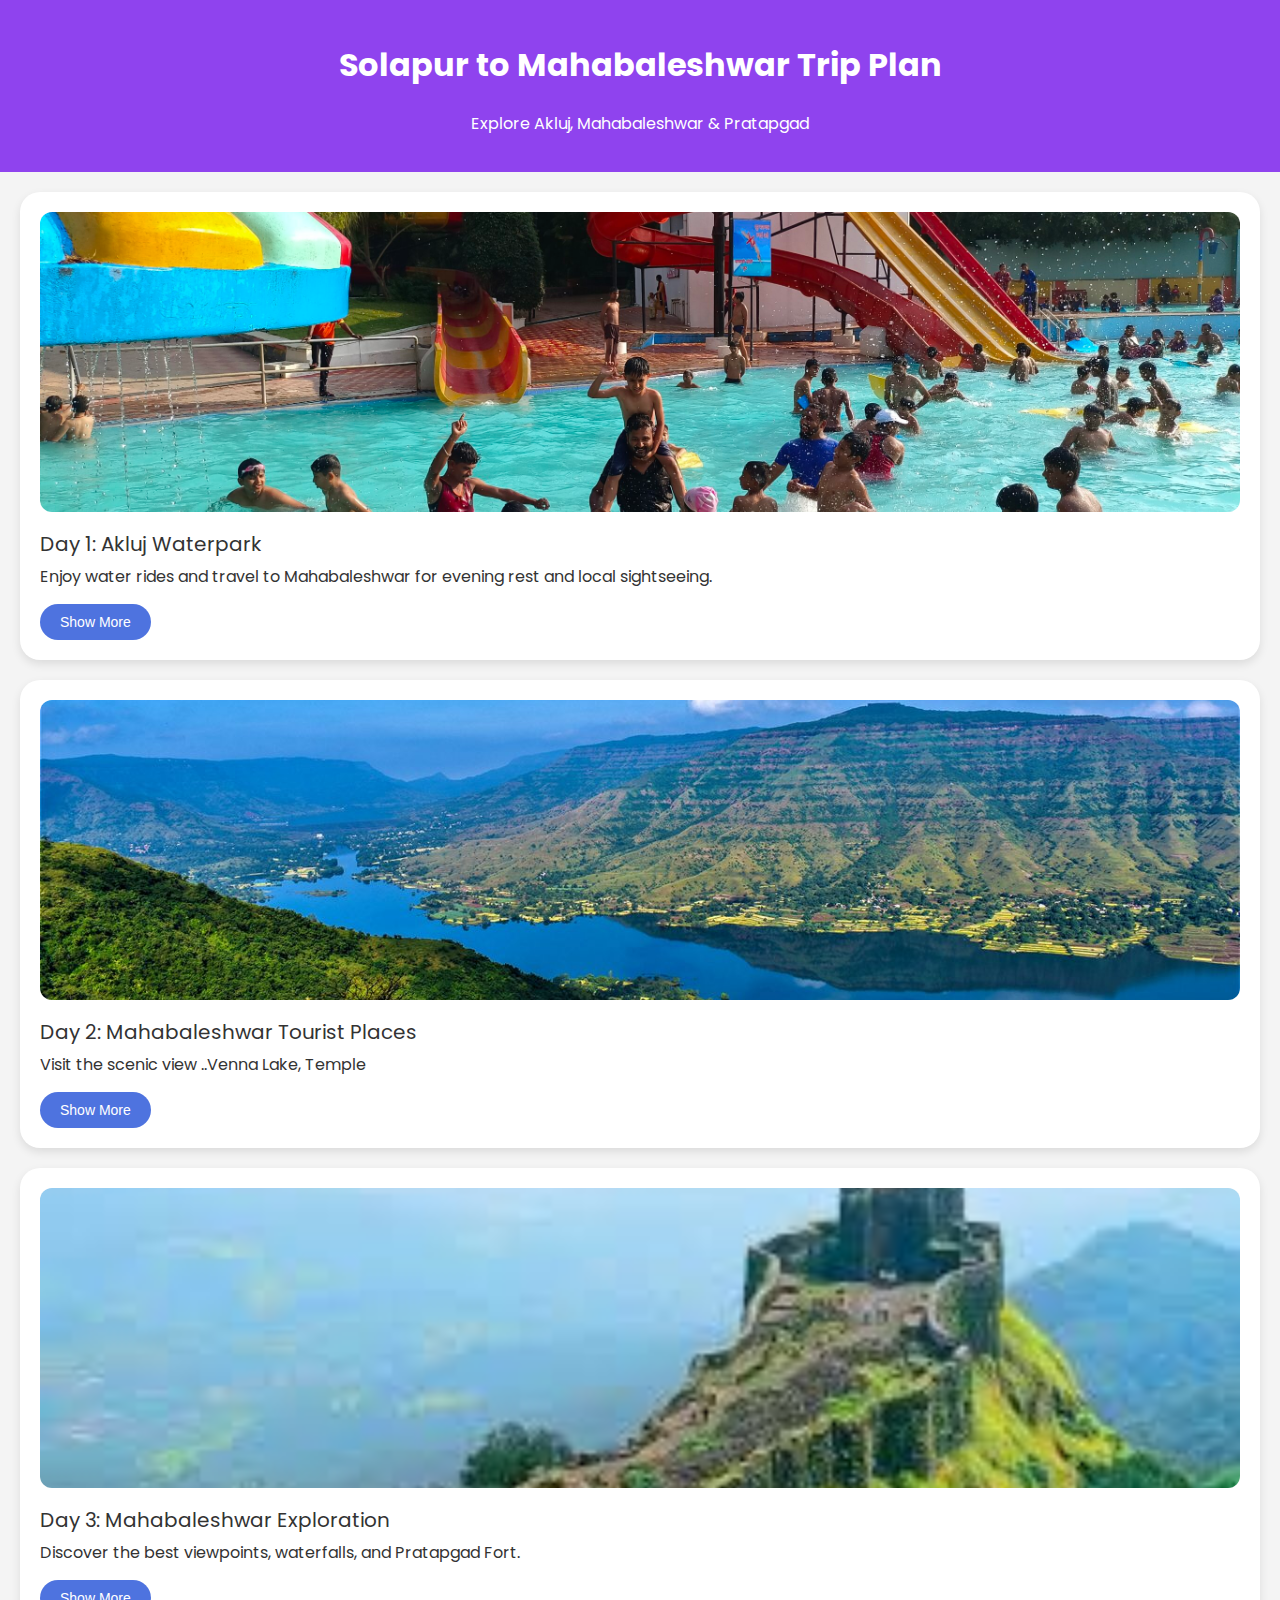
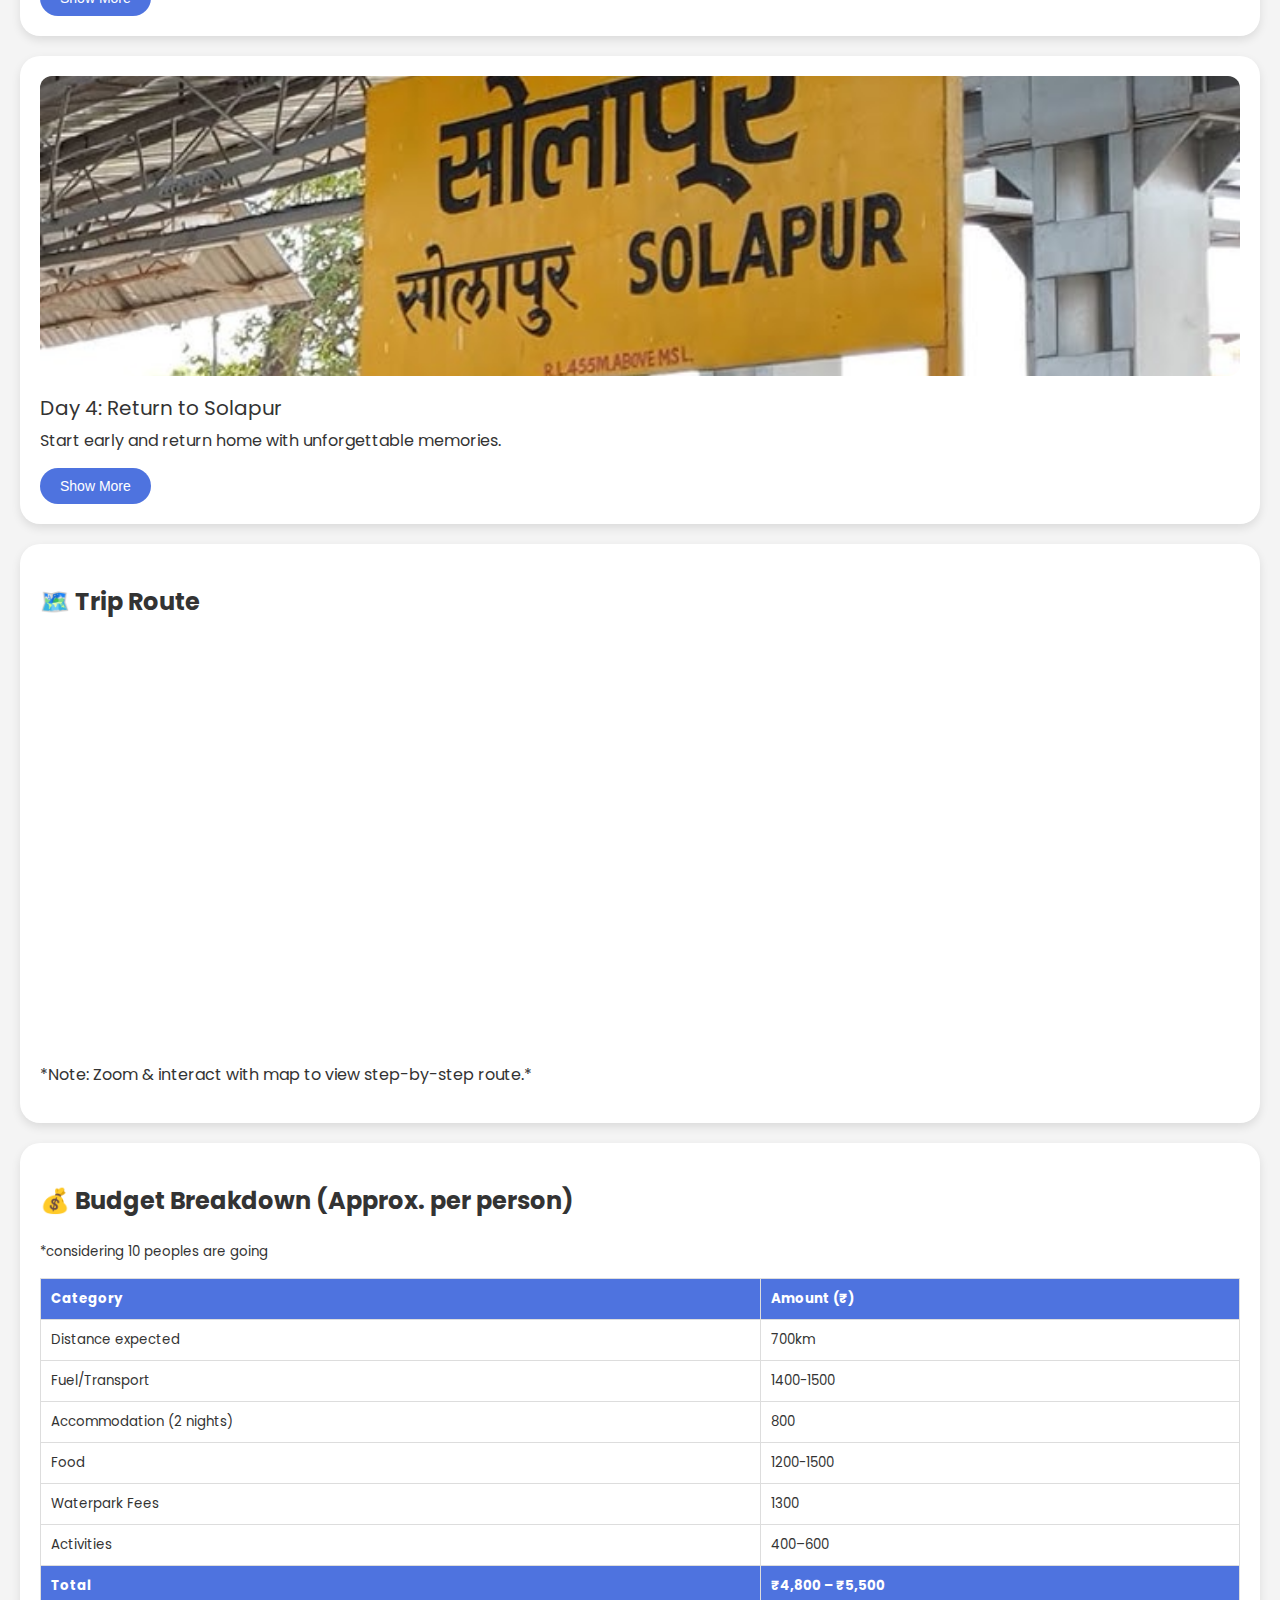
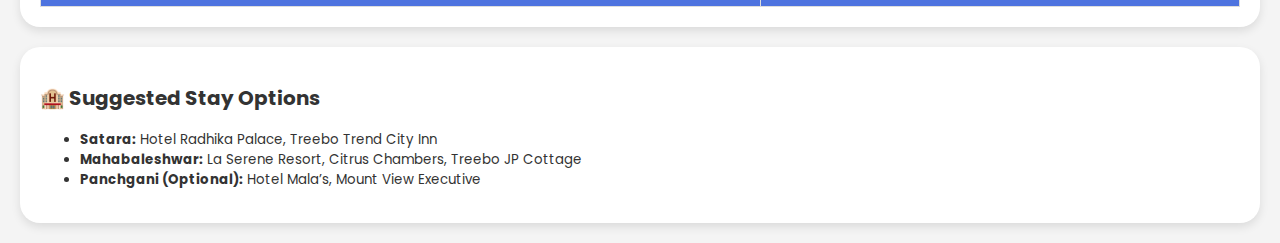
<file: p1.html>
<!DOCTYPE html>
<html lang="en">

<head>
    <meta charset="UTF-8" />
    <meta name="viewport" content="width=device-width, initial-scale=1.0" />
    <title>Solapur to Mahabaleshwar Trip</title>
    <link href="https://fonts.googleapis.com/css2?family=Poppins&display=swap" rel="stylesheet">
    <link rel="stylesheet" href="style.css">
</head>

<body>
    <header>
        <h1>Solapur to Mahabaleshwar Trip Plan</h1>
        <p>Explore Akluj, Mahabaleshwar & Pratapgad</p>
    </header>

    <div class="card" onclick="toggleDetails(this)">
        <img src="akluj.jpg" class="thumbnail" alt="Akluj Waterpark">
        <div class="plan-title">Day 1: Akluj Waterpark</div>
        <div class="description">Enjoy water rides and travel to Mahabaleshwar for evening rest and local sightseeing.
        </div>
        <button class="toggle-btn" onclick="toggleDetails(this)">Show More</button>
        <div class="details">
            <ul>
                <li>Solapur → Akluj (~130 km)</li>
                <li>Waterpark: 10 AM – 5 PM</li>
                <li>Drive to Mahabaleshwar: ~4-5 hrs</li>
                <li>Optional: Ajinkyatara Fort, Satara Lake</li>
            </ul>
        </div>
    </div>

    <div class="card" onclick="toggleDetails(this)">
        <img src="maha.jpg" class="thumbnail" alt="Kas Plateau">
        <div class="plan-title">Day 2: Mahabaleshwar Tourist Places</div>
        <div class="description">Visit the scenic view ..Venna Lake, Temple</div>
        <button class="toggle-btn" onclick="toggleDetails(this)">Show More</button>
        <div class="details">
            <ul>
                <li>Explore: Mapro Garden, Venna Lake, Sunset Point</li>
                <li>Mahabaleshwar Temple</li>
                <li>Mahabaleshwar Market</li>
                <li>Lingmala Waterfall</li>
            </ul>
        </div>
    </div>

    <div class="card" onclick="toggleDetails(this)">
        <img src="fort.jpg" class="thumbnail" alt="Mahabaleshwar Viewpoint">
        <div class="plan-title">Day 3: Mahabaleshwar Exploration</div>
        <div class="description">Discover the best viewpoints, waterfalls, and Pratapgad Fort.</div>
        <button class="toggle-btn" onclick="toggleDetails(this)">Show More</button>
        <div class="details">
            <ul>
                <li>Elephant’s Head Point</li>
                <li>Arthur’s Seat, Kate’s Point</li>
                <li>Lingmala Waterfall</li>
                <li>Pratapgad Fort</li>
                <li>Evening: Panchgani Table Land</li>
            </ul>
        </div>
    </div>

    <div class="card" onclick="toggleDetails(this)">
        <img src="solapur.jpg" class="thumbnail" alt="Return Journey">
        <div class="plan-title">Day 4: Return to Solapur</div>
        <div class="description">Start early and return home with unforgettable memories.</div>
        <button class="toggle-btn" onclick="toggleDetails(this)">Show More</button>
        <div class="details">
            <ul>
                <li>Mahabaleshwar → Solapur (~350 km)</li>
                <li>Estimated Time: 7–8 hrs</li>
                <li>Breaks for meals & rest recommended</li>
            </ul>
        </div>
    </div>

    <div class="map-section">
        <h2>🗺️ Trip Route</h2>
        <!-- <iframe src="https://www.google.com/maps/d/embed?mid=1Mzq1bL-ZpRWU5Jeu7Gq8AKw9EY3jrwk&ehbc=2E312F"></iframe> -->
        <!-- <iframe
            src="https://www.google.com/maps/embed?pb=!1m40!1m12!1m3!1d2749964.267164258!2d70.99899344175145!3d17.843909670936426!2m3!1f0!2f0!3f0!3m2!1i1024!2i768!4f13.1!4m25!3e0!4m5!1s0x3bc5d082b54ac5d5%3A0x3c719de6c83710d0!2sSolapur%2C%20Maharashtra!3m2!1d17.6599188!2d75.9063906!4m5!1s0x3bc40ade8eae85ff%3A0xa41023fd31271cbc!2sAkluj%20Water%20Supply%20Lake%2C%20Maharashtra!3m2!1d17.8210482!2d75.0096354!4m5!1s0x3bc239be08d96bbd%3A0x5f4adf559fb4b19a!2sSatara%2C%20Maharashtra!3m2!1d17.6804639!2d74.018261!4m5!1s0x3bc2655313cba1bb%3A0xca8196c7aa20a0a8!2sMahabaleshwar%2C%20Maharashtra!3m2!1d17.9307285!2d73.6477342!5e0!3m2!1sen!2sin!4v1745124465984!5m2!1sen!2sin"
            width="600" height="450" style="border:0;" allowfullscreen="" loading="lazy"
            referrerpolicy="no-referrer-when-downgrade"></iframe> -->
        <iframe
            src="https://www.google.com/maps/embed?pb=!1m40!1m12!1m3!1d972569.321257843!2d74.08324619671292!3d17.787047931425366!2m3!1f0!2f0!3f0!3m2!1i1024!2i768!4f13.1!4m25!3e0!4m5!1s0x3bc5d082b54ac5d5%3A0x3c719de6c83710d0!2sSolapur%2C%20Maharashtra!3m2!1d17.6599188!2d75.9063906!4m5!1s0x3bc40ade8eae85ff%3A0xa41023fd31271cbc!2sAkluj%20Water%20Supply%20Lake%2C%20Maharashtra!3m2!1d17.8210482!2d75.0096354!4m5!1s0x3bc2655313cba1bb%3A0xca8196c7aa20a0a8!2sMahabaleshwar%2C%20Maharashtra!3m2!1d17.9307285!2d73.6477342!4m5!1s0x3bc2bb8fc57af9f1%3A0xcd7f0daa3666eb!2sPratapgad%20Fort%2C%20Mahabaleshwar%2C%20Maharashtra!3m2!1d17.9371187!2d73.57820079999999!5e0!3m2!1sen!2sin!4v1745149582963!5m2!1sen!2sin"
            width="600" height="450" style="border:0;" allowfullscreen="" loading="lazy"
            referrerpolicy="no-referrer-when-downgrade"></iframe>
        <p>*Note: Zoom & interact with map to view step-by-step route.*</p>
    </div>

    <div class="budget-section">
        <h2>💰 Budget Breakdown (Approx. per person)</h2>
        <small>*considering 10 peoples are going</p>
            <table>
                <tr>
                    <th>Category</th>
                    <th>Amount (₹)</th>
                </tr>
                <tr>
                    <td>Distance expected</td>
                    <td>700km</td>
                </tr>
                <tr>
                    <td>Fuel/Transport</td>
                    <td>1400-1500</td>
                </tr>
                <tr>
                    <td>Accommodation (2 nights)</td>
                    <td>800</td>
                </tr>
                <tr>
                    <td>Food</td>
                    <td>1200-1500</td>
                </tr>
                <tr>
                    <td>Waterpark Fees</td>
                    <td>1300</td>
                </tr>
                <tr>
                    <td>Activities</td>
                    <td>400–600</td>
                </tr>
                <tr>
                    <th>Total</th>
                    <th>₹4,800 – ₹5,500</th>
                </tr>
            </table>
    </div>

    <div class="stay-section">
        <h2>🏨 Suggested Stay Options</h2>
        <ul>
            <li><strong>Satara:</strong> Hotel Radhika Palace, Treebo Trend City Inn</li>
            <li><strong>Mahabaleshwar:</strong> La Serene Resort, Citrus Chambers, Treebo JP Cottage</li>
            <li><strong>Panchgani (Optional):</strong> Hotel Mala’s, Mount View Executive</li>
        </ul>
    </div>

    <script>
        function toggleDetails(card) {
            const detailBox = card.querySelector('.details');
            detailBox.style.display = detailBox.style.display === 'block' ? 'none' : 'block';
        }
    </script>
</body>

</html>
</file>
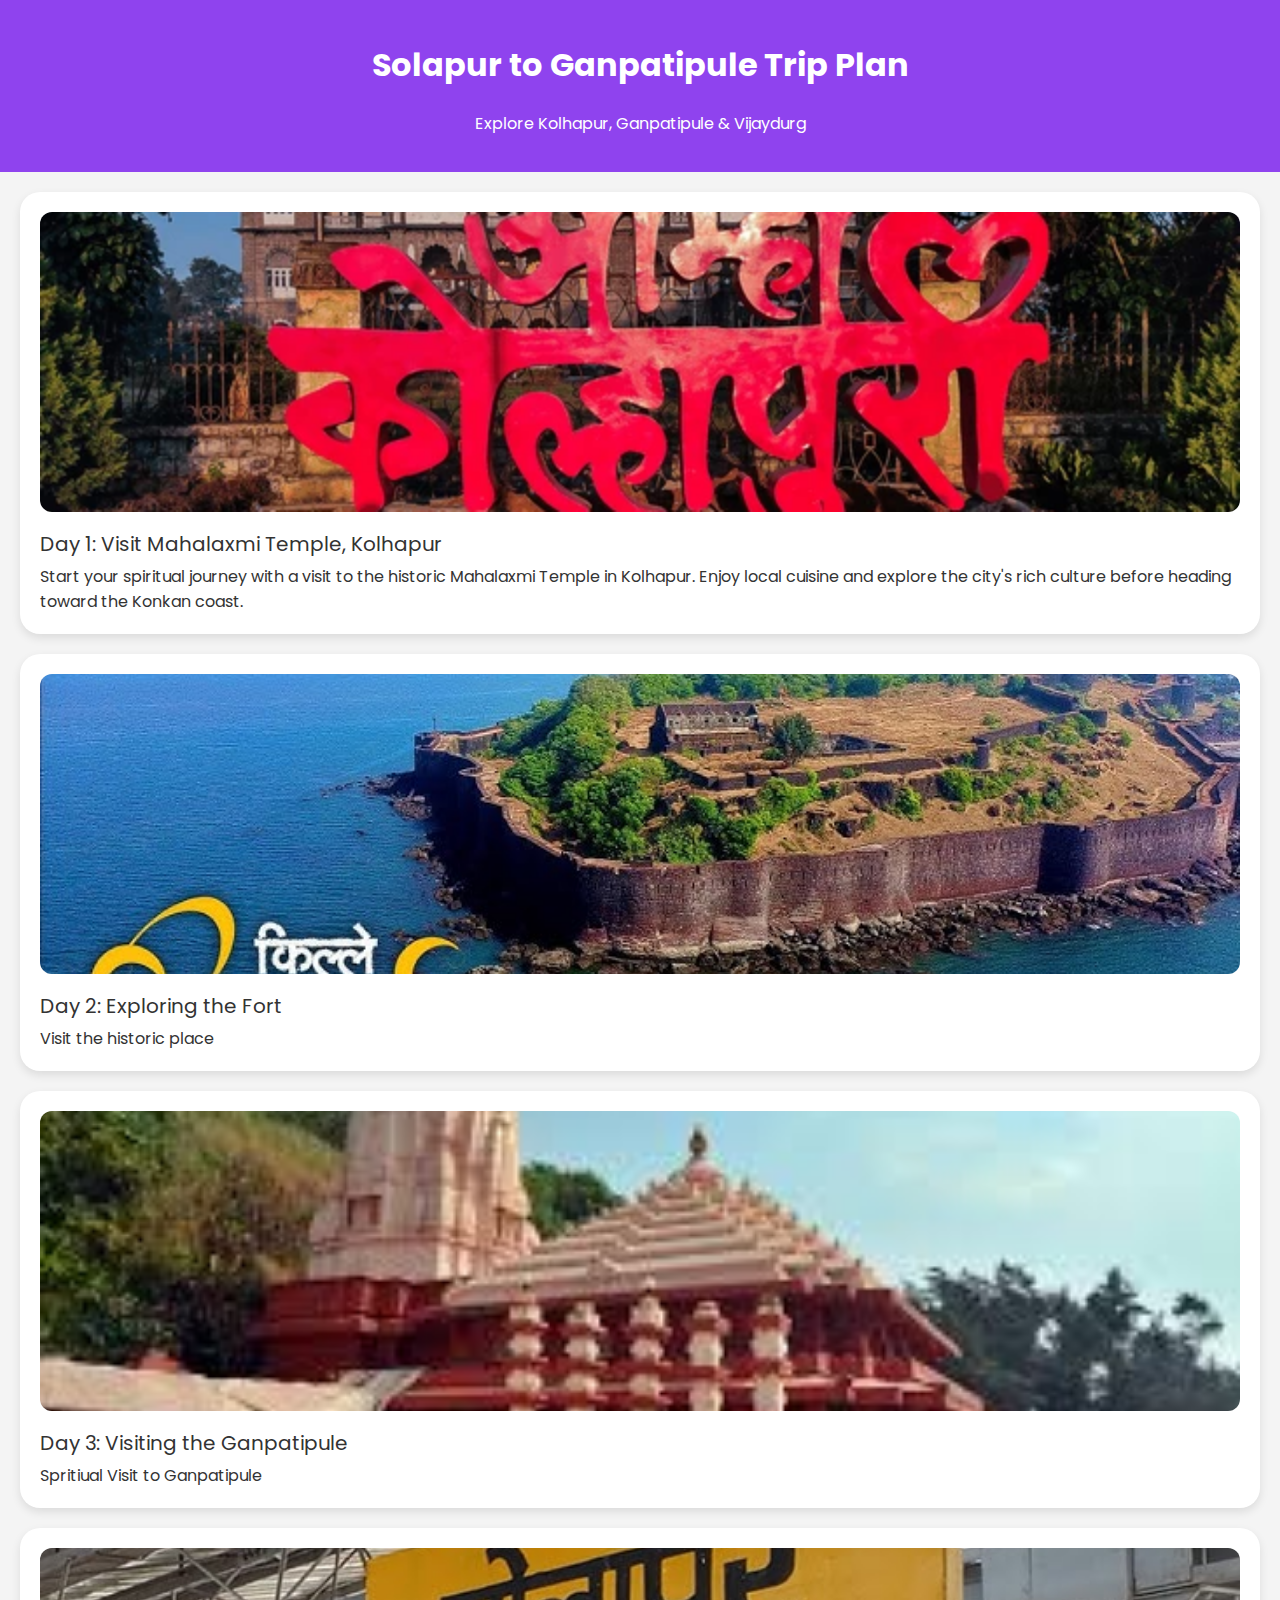
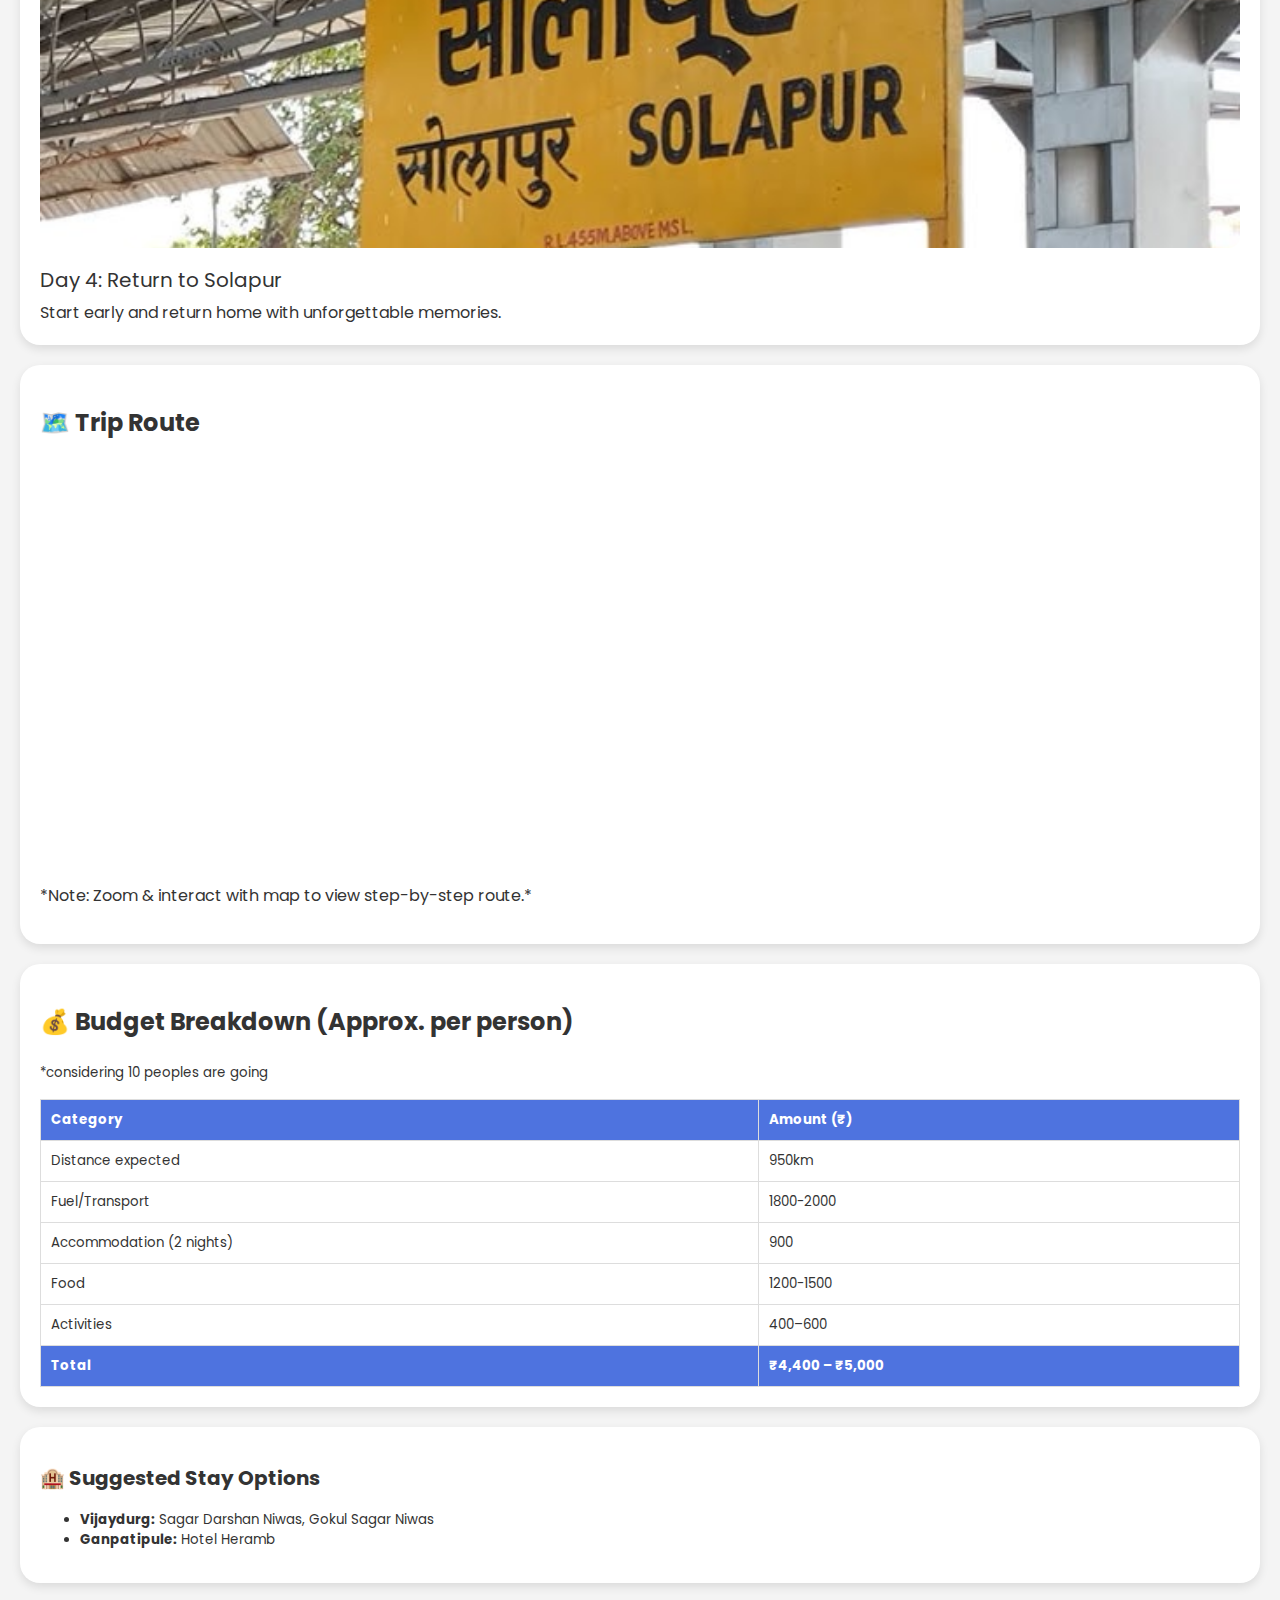
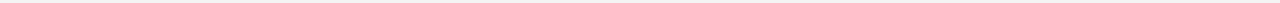
<file: p2.html>
<!DOCTYPE html>
<html lang="en">

<head>
    <meta charset="UTF-8" />
    <meta name="viewport" content="width=device-width, initial-scale=1.0" />
    <title>Solapur to Ganpatipule Trip</title>
    <link href="https://fonts.googleapis.com/css2?family=Poppins&display=swap" rel="stylesheet">
    <style>
        body {
            font-family: 'Poppins', sans-serif;
            margin: 0;
            background-color: #f4f4f4;
            color: #333;
        }

        header {
            background-color: #8F43EE;
            /*F273E6 F99417 FAFF00 7AD9F5 EA21A2*/
            color: white;
            padding: 20px;
            text-align: center;
        }

        .card {
            background: white;
            border-radius: 20px;
            box-shadow: 0 4px 10px rgba(0, 0, 0, 0.1);
            margin: 20px;
            padding: 20px;
            transition: transform 0.2s;
            cursor: pointer;
        }

        .card:hover {
            transform: scale(1.02);
        }

        .thumbnail {
            width: 100%;
            border-radius: 12px;
            height: 300px;
            object-fit: cover;
        }

        .details {
            display: none;
            margin-top: 15px;
        }

        .plan-title {
            font-size: 20px;
            margin-top: 10px;
        }

        .description {
            margin-top: 5px;
        }

        .map-section,
        .budget-section,
        .stay-section {
            background: white;
            margin: 20px;
            padding: 20px;
            border-radius: 20px;
            box-shadow: 0 4px 10px rgba(0, 0, 0, 0.1);
        }

        iframe {
            width: 100%;
            height: 400px;
            border: none;
            border-radius: 12px;
        }

        table {
            width: 100%;
            border-collapse: collapse;
            margin-top: 15px;
        }

        th,
        td {
            padding: 10px;
            border: 1px solid #ddd;
            text-align: left;
        }

        th {
            background-color: #4e73df;
            color: white;
        }

        @media (max-width: 768px) {
            .thumbnail {
                height: 185px;
            }

            iframe {
                height: 300px;
            }
        }
    </style>
</head>

<body>
    <header>
        <h1>Solapur to Ganpatipule Trip Plan</h1>
        <p>Explore Kolhapur, Ganpatipule & Vijaydurg</p>
    </header>

    <div class="card" onclick="toggleDetails(this)">
        <img src="kolha.webp" class="thumbnail" alt="Akluj Waterpark">
        <div class="plan-title">Day 1: Visit Mahalaxmi Temple, Kolhapur</div>
        <div class="description">Start your spiritual journey with a visit to the historic Mahalaxmi Temple in Kolhapur.
            Enjoy local cuisine and explore the city's rich culture before heading toward the Konkan coast.</div>
        <div class="details">
            <ul>
                <li>Solapur → Kolhapur (~230 km)</li>
                <li>Mahalaxmi Temple Visit: 8 AM – 10 AM</li>
                <li>Explore Kolhapur City: Rankala Lake, local shopping</li>
                <li>Try Kolhapuri cuisine for lunch</li>
                <li>Evening drive towards Vijaydurg or Malvan (~4 hrs)</li>
            </ul>
        </div>

    </div>

    <div class="card" onclick="toggleDetails(this)">
        <img src="vijay.jpg" class="thumbnail" alt="Kas Plateau">
        <div class="plan-title">Day 2: Exploring the Fort</div>
        <div class="description">Visit the historic place</div>
        <div class="details">
            <ul>
                <li>Explore: Vijaydurg Fort</li>
                <li>Beach Sport Activity</li>
            </ul>
        </div>
    </div>

    <div class="card" onclick="toggleDetails(this)">
        <img src="ganpatipule.jpg" class="thumbnail" alt="Mahabaleshwar Viewpoint">
        <div class="plan-title">Day 3: Visiting the Ganpatipule</div>
        <div class="description">Spritiual Visit to Ganpatipule</div>
        <div class="details">
            <ul>
                <li>Visit the Temple</li>
                <li>Have fun at beach side</li>
            </ul>
        </div>
    </div>

    <div class="card" onclick="toggleDetails(this)">
        <img src="solapur.jpg" class="thumbnail" alt="Return Journey">
        <div class="plan-title">Day 4: Return to Solapur</div>
        <div class="description">Start early and return home with unforgettable memories.</div>
        <!-- <button id="toggleDetails" class="toggle-btn">
            <span id="toggleIcon">▼</span> Show Travel Map & Plan
        </button> -->
        <div class="details">
            <ul>
                <li>Ganpatipule → Solapur </li>
                <li>Breaks for meals & rest recommended</li>
            </ul>
        </div>
    </div>

    <div class="map-section">
        <h2>🗺️ Trip Route</h2>
        <iframe src="https://www.google.com/maps/embed?pb=!1m40!1m12!1m3!1d1952815.4521994162!2d73.26840368202868!3d17.06811871461533!2m3!1f0!2f0!3f0!3m2!1i1024!2i768!4f13.1!4m25!3e0!4m5!1s0x3bc5d082b54ac5d5%3A0x3c719de6c83710d0!2sSolapur%2C%20Maharashtra!3m2!1d17.6599188!2d75.9063906!4m5!1s0x3bc1000cdec07a29%3A0xece8ea642952e42f!2sKolhapur%2C%20Maharashtra!3m2!1d16.7049873!2d74.2432527!4m5!1s0x3bea86e3356bd8c7%3A0x9438c2015cc70be1!2sVijaydurg%2C%20Maharashtra!3m2!1d16.5518794!2d73.3353863!4m5!1s0x3bea055561b27b67%3A0xc0450524831ec163!2sGanpatipule%2C%20Maharashtra!3m2!1d17.148866299999998!2d73.2726946!5e0!3m2!1sen!2sin!4v1745150930787!5m2!1sen!2sin" width="600" height="450" style="border:0;" allowfullscreen="" loading="lazy" referrerpolicy="no-referrer-when-downgrade"></iframe>
        <p>*Note: Zoom & interact with map to view step-by-step route.*</p>
    </div>

    <div class="budget-section">
        <h2>💰 Budget Breakdown (Approx. per person)</h2>
        <small>*considering 10 peoples are going</p>
            <table>
                <tr>
                    <th>Category</th>
                    <th>Amount (₹)</th>
                </tr>
                <tr>
                    <td>Distance expected</td>
                    <td>950km</td>
                </tr>
                <tr>
                    <td>Fuel/Transport</td>
                    <td>1800-2000</td>
                </tr>
                <tr>
                    <td>Accommodation (2 nights)</td>
                    <td>900</td>
                </tr>
                <tr>
                    <td>Food</td>
                    <td>1200-1500</td>
                </tr>
                <tr>
                    <td>Activities</td>
                    <td>400–600</td>
                </tr>
                <tr>
                    <th>Total</th>
                    <th>₹4,400 – ₹5,000</th>
                </tr>
            </table>
    </div>

    <div class="stay-section">
        <h2>🏨 Suggested Stay Options</h2>
        <ul>
            <li><strong>Vijaydurg:</strong>  Sagar Darshan Niwas, Gokul Sagar Niwas</li>
            <li><strong>Ganpatipule:</strong> Hotel Heramb</li>
        </ul>
    </div>

    <script>
        function toggleDetails(card) {
            const detailBox = card.querySelector('.details');
            detailBox.style.display = detailBox.style.display === 'block' ? 'none' : 'block';
        }
    </script>
</body>

</html>
</file>
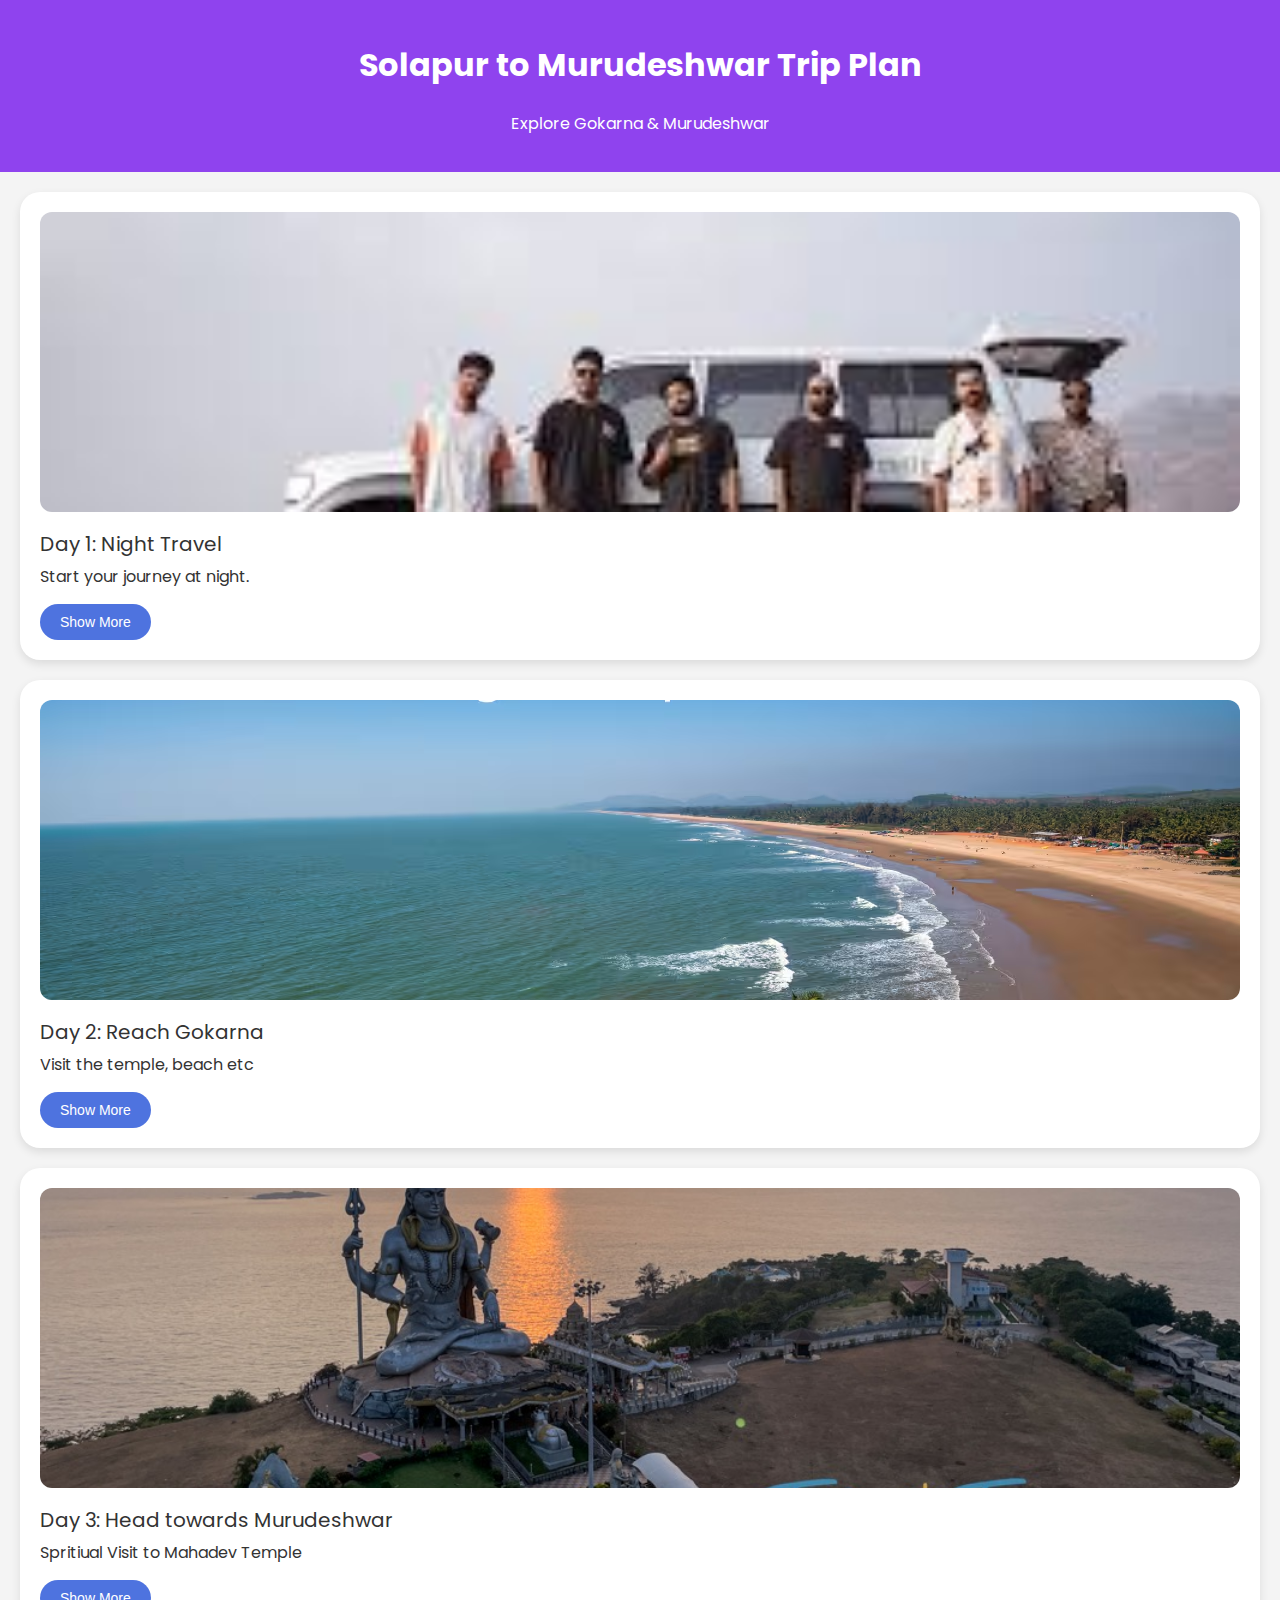
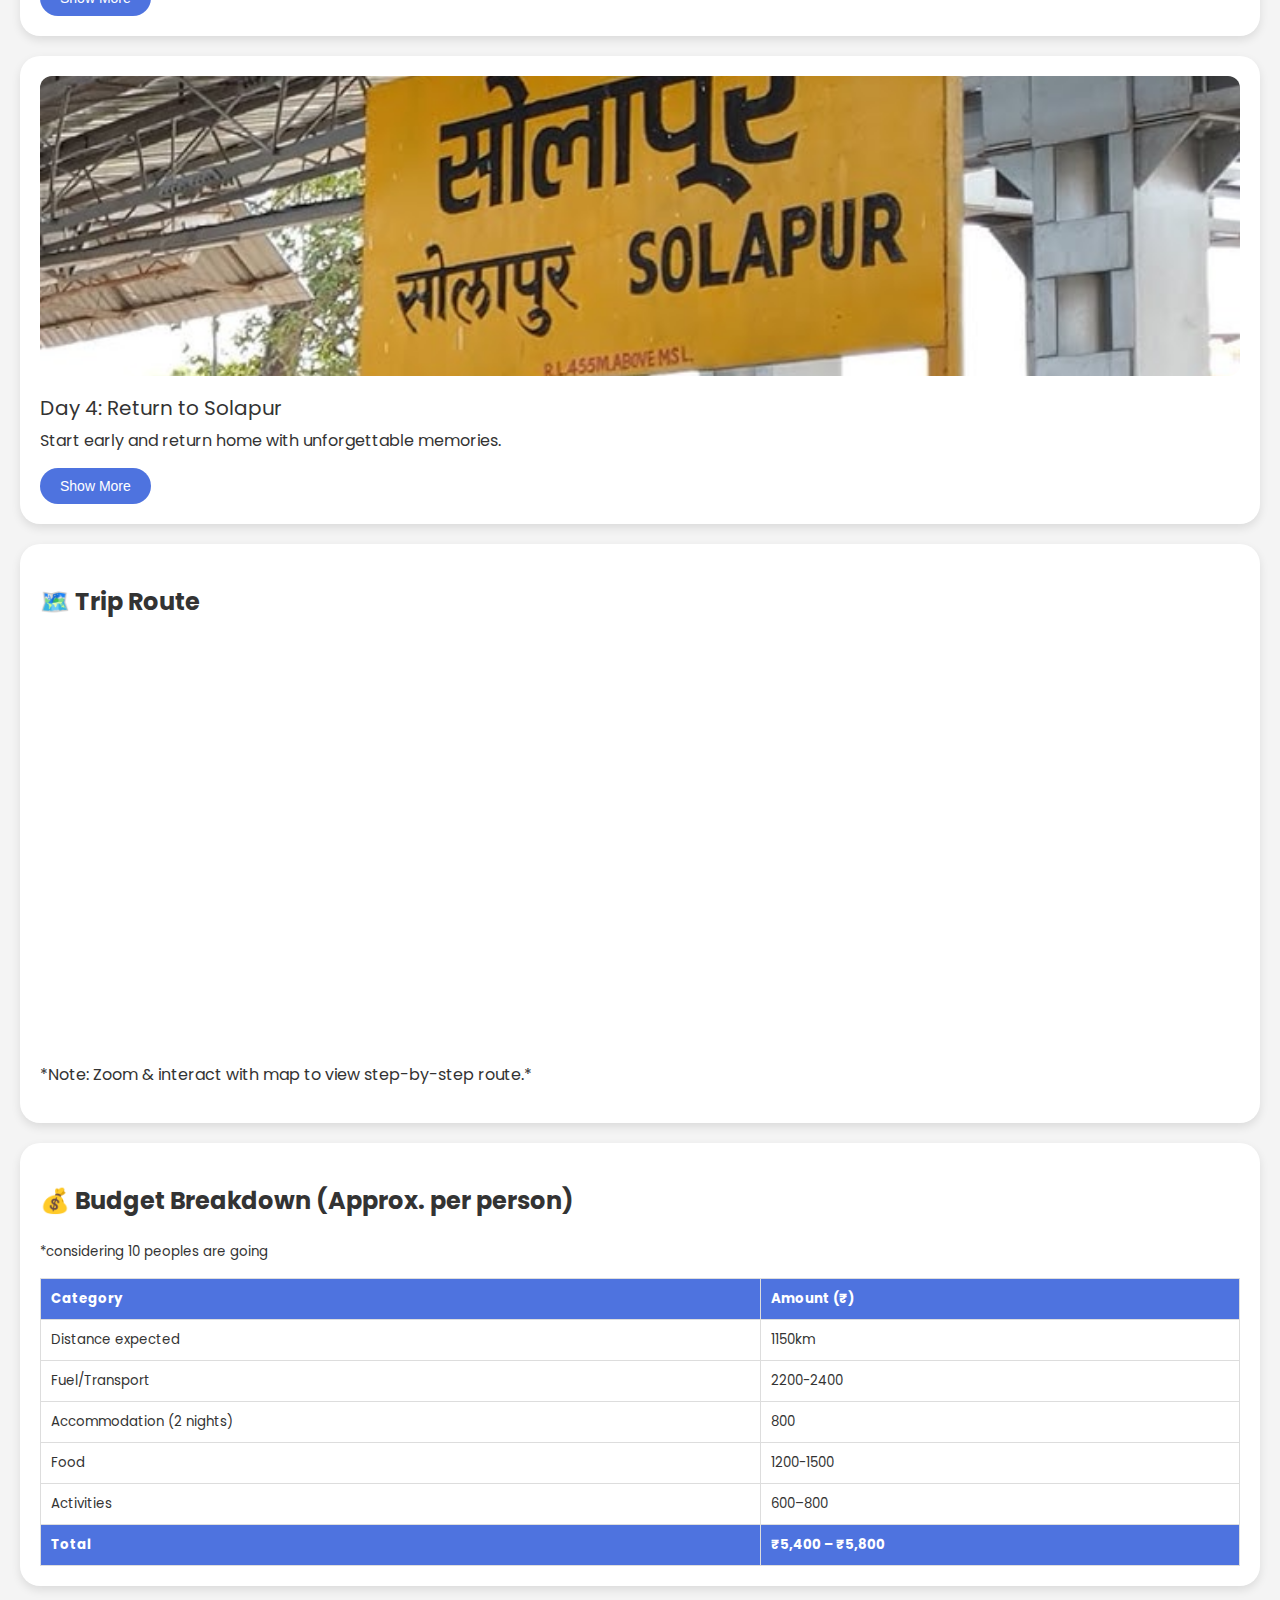
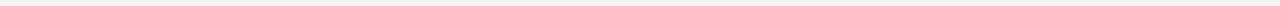
<file: p3.html>
<!DOCTYPE html>
<html lang="en">

<head>
    <meta charset="UTF-8" />
    <meta name="viewport" content="width=device-width, initial-scale=1.0" />
    <title>Solapur to Murudeshwar Trip</title>
    <link href="https://fonts.googleapis.com/css2?family=Poppins&display=swap" rel="stylesheet">
    <link rel="stylesheet" href="style.css">
</head>

<body>
    <header>
        <h1>Solapur to Murudeshwar Trip Plan</h1>
        <p>Explore Gokarna & Murudeshwar</p>
    </header>

    <div class="card" onclick="toggleDetails(this)">
        <img src="travel.jpg" class="thumbnail" alt="Akluj Waterpark">
        <div class="plan-title">Day 1: Night Travel</div>
        <div class="description">Start your journey at night.</div>
        <button class="toggle-btn" onclick="toggleDetails(this)">Show More</button>
        <div class="details">
            <ul>
                <li>Solapur → Hubbali (~370 km)</li>
                <li>Take a break</li>
                <li>Restart the travel to Gokarna</li>
            </ul>
        </div>

    </div>

    <div class="card" onclick="toggleDetails(this)">
        <img src="gokarna.png" class="thumbnail" alt="Kas Plateau">
        <div class="plan-title">Day 2: Reach Gokarna</div>
        <div class="description">Visit the temple, beach etc</div>
        <button class="toggle-btn" onclick="toggleDetails(this)">Show More</button>
        <div class="details">
            <ul>
                <li>Visit the temple</li>
                <li>Beach Sport Activity</li>
                <li>Stay at local hotel</li>
            </ul>
        </div>
    </div>

    <div class="card" onclick="toggleDetails(this)">
        <img src="murudeshwar.jpg" class="thumbnail" alt="Mahabaleshwar Viewpoint">
        <div class="plan-title">Day 3: Head towards Murudeshwar</div>
        <div class="description">Spritiual Visit to Mahadev Temple</div>
        <button class="toggle-btn" onclick="toggleDetails(this)">Show More</button>
        <div class="details">
            <ul>
                <li>Visit the Temple</li>
                <li>Have fun at beach side</li>
            </ul>
        </div>
    </div>

    <div class="card" onclick="toggleDetails(this)">
        <img src="solapur.jpg" class="thumbnail" alt="Return Journey">
        <div class="plan-title">Day 4: Return to Solapur</div>
        <div class="description">Start early and return home with unforgettable memories.</div>
        <button class="toggle-btn" onclick="toggleDetails(this)">Show More</button>
        <!-- <button id="toggleDetails" class="toggle-btn">
            <span id="toggleIcon">▼</span> Show Travel Map & Plan
        </button> -->
        <div class="details">
            <ul>
                <li>Murudeshwar → Solapur (~550 km)</li>
                <li>Breaks for meals & rest recommended</li>
            </ul>
        </div>
    </div>

    <div class="map-section">
        <h2>🗺️ Trip Route</h2>
        <!-- <iframe src="https://www.google.com/maps/embed?pb=!1m40!1m12!1m3!1d1952815.4521994162!2d73.26840368202868!3d17.06811871461533!2m3!1f0!2f0!3f0!3m2!1i1024!2i768!4f13.1!4m25!3e0!4m5!1s0x3bc5d082b54ac5d5%3A0x3c719de6c83710d0!2sSolapur%2C%20Maharashtra!3m2!1d17.6599188!2d75.9063906!4m5!1s0x3bc1000cdec07a29%3A0xece8ea642952e42f!2sKolhapur%2C%20Maharashtra!3m2!1d16.7049873!2d74.2432527!4m5!1s0x3bea86e3356bd8c7%3A0x9438c2015cc70be1!2sVijaydurg%2C%20Maharashtra!3m2!1d16.5518794!2d73.3353863!4m5!1s0x3bea055561b27b67%3A0xc0450524831ec163!2sGanpatipule%2C%20Maharashtra!3m2!1d17.148866299999998!2d73.2726946!5e0!3m2!1sen!2sin!4v1745150930787!5m2!1sen!2sin" width="600" height="450" style="border:0;" allowfullscreen="" loading="lazy" referrerpolicy="no-referrer-when-downgrade"></iframe> -->
        <iframe src="https://www.google.com/maps/embed?pb=!1m40!1m12!1m3!1d3929928.452182154!2d72.4653289778583!3d15.866015442688681!2m3!1f0!2f0!3f0!3m2!1i1024!2i768!4f13.1!4m25!3e0!4m5!1s0x3bc5d082b54ac5d5%3A0x3c719de6c83710d0!2sSolapur%2C%20Maharashtra!3m2!1d17.6599188!2d75.9063906!4m5!1s0x3bb8d6d3a2090b17%3A0xae803e207113397!2sHubballi%2C%20Karnataka!3m2!1d15.364708299999998!2d75.1239547!4m5!1s0x3bbe83d65b0a4c71%3A0xe9e09fd076bb41c0!2sGokarna%2C%20Karnataka!3m2!1d14.5478586!2d74.31884099999999!4m5!1s0x3bbc46d192e0edad%3A0x87c516bd6653efe1!2sMurdeshwar%2C%20Karnataka!3m2!1d14.093993!2d74.4898633!5e0!3m2!1sen!2sin!4v1745160288329!5m2!1sen!2sin" width="600" height="450" style="border:0;" allowfullscreen="" loading="lazy" referrerpolicy="no-referrer-when-downgrade"></iframe>
        <p>*Note: Zoom & interact with map to view step-by-step route.*</p>
    </div>

    <div class="budget-section">
        <h2>💰 Budget Breakdown (Approx. per person)</h2>
        <small>*considering 10 peoples are going</p>
            <table>
                <tr>
                    <th>Category</th>
                    <th>Amount (₹)</th>
                </tr>
                <tr>
                    <td>Distance expected</td>
                    <td>1150km</td>
                </tr>
                <tr>
                    <td>Fuel/Transport</td>
                    <td>2200-2400</td>
                </tr>
                <tr>
                    <td>Accommodation (2 nights)</td>
                    <td>800</td>
                </tr>
                <tr>
                    <td>Food</td>
                    <td>1200-1500</td>
                </tr>
                <tr>
                    <td>Activities</td>
                    <td>600–800</td>
                </tr>
                <tr>
                    <th>Total</th>
                    <th>₹5,400 – ₹5,800</th>
                </tr>
            </table>
    </div>

    <!-- <div class="stay-section">
        <h2>🏨 Suggested Stay Options</h2>
        <ul>
            <li><strong>Vijaydurg:</strong>  Sagar Darshan Niwas, Gokul Sagar Niwas</li>
            <li><strong>Ganpatipule:</strong> Hotel Heramb</li>
        </ul>
    </div> -->

    <script>
        function toggleDetails(card) {
            const detailBox = card.querySelector('.details');
            detailBox.style.display = detailBox.style.display === 'block' ? 'none' : 'block';
        }
    </script>
</body>

</html>
</file>
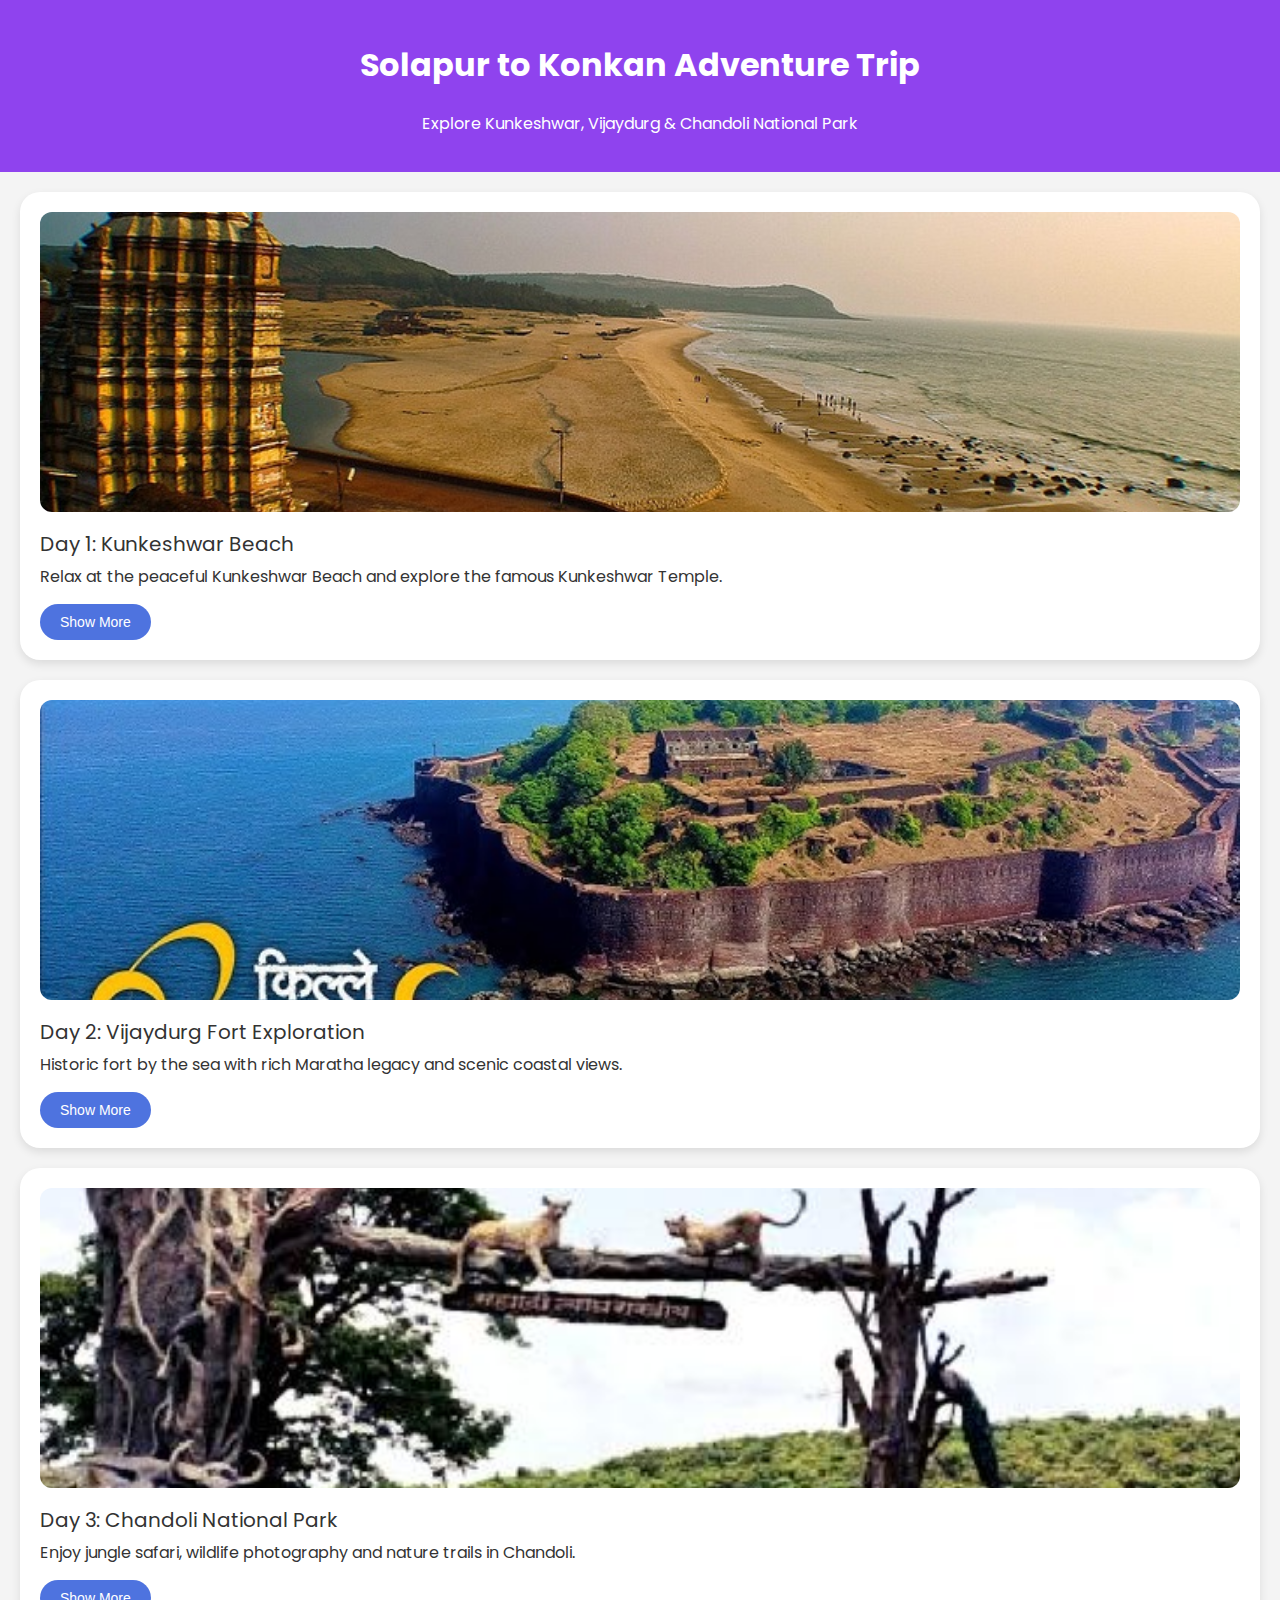
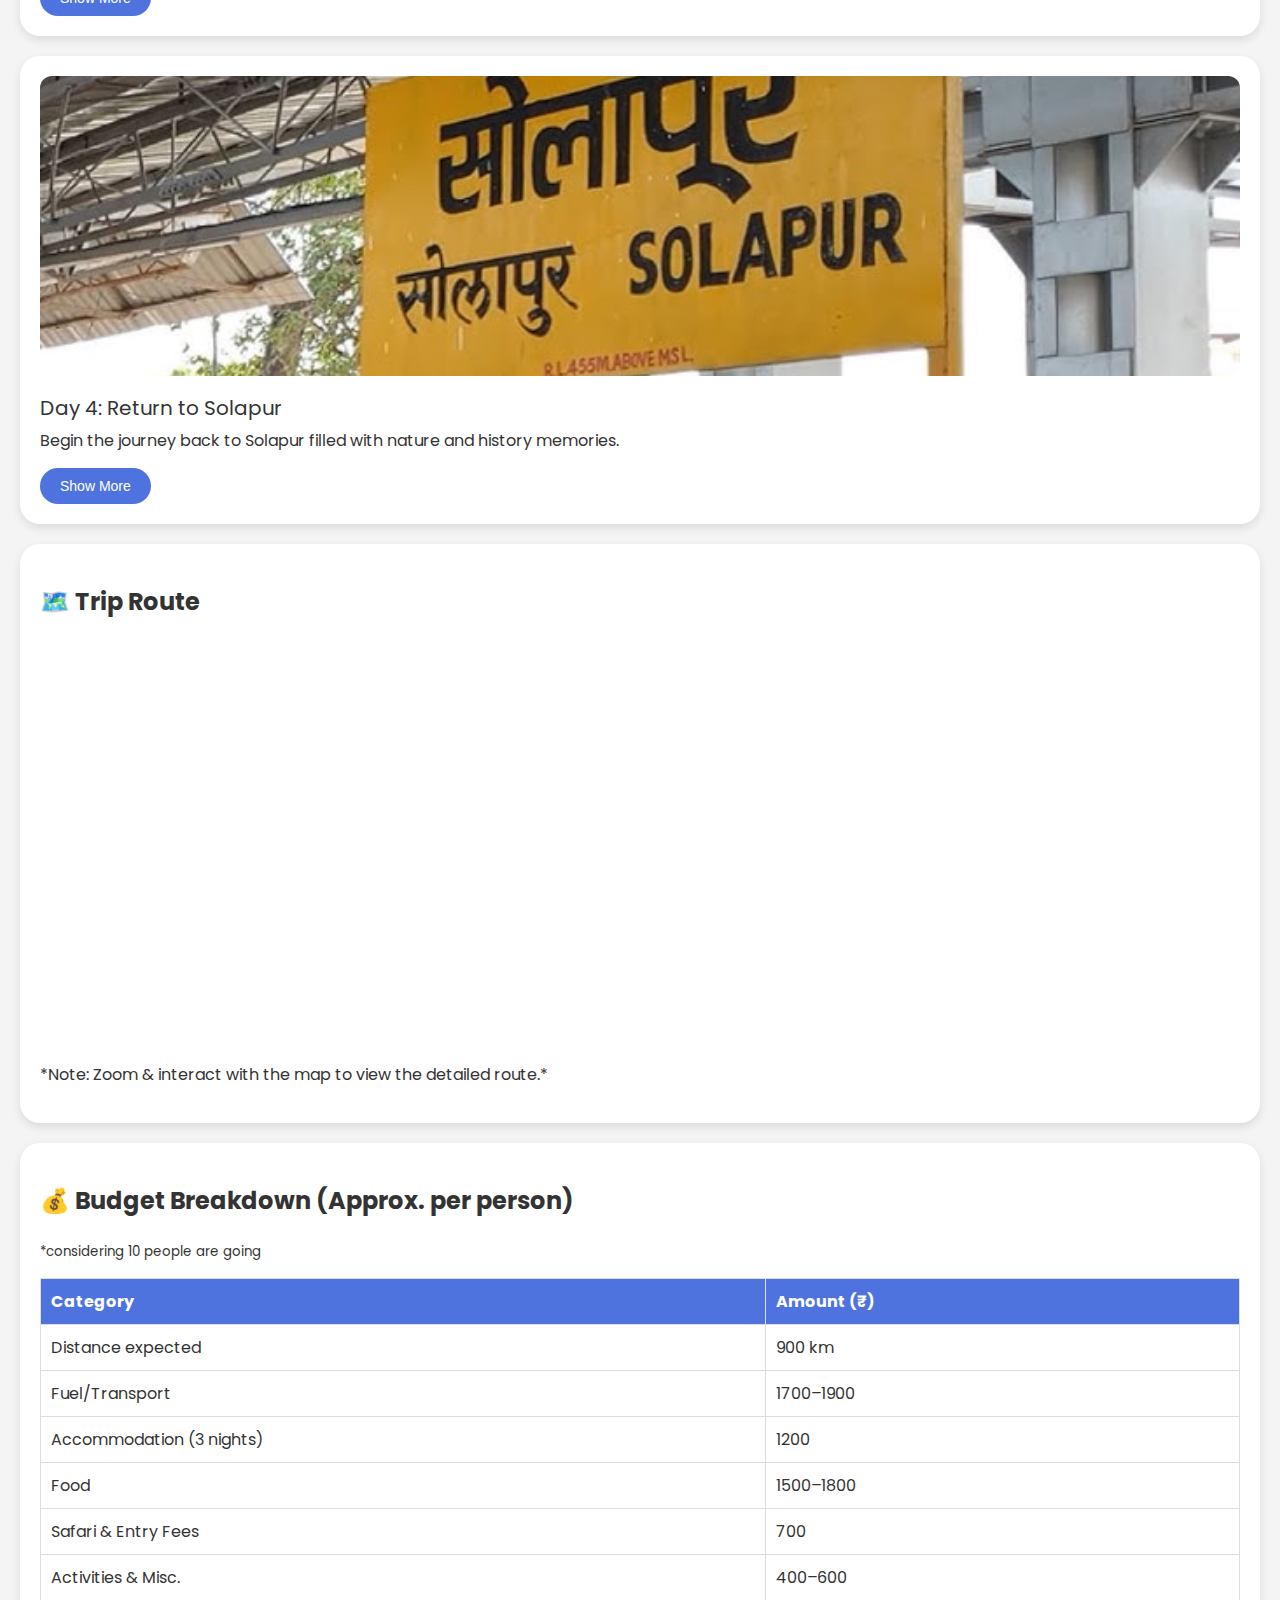
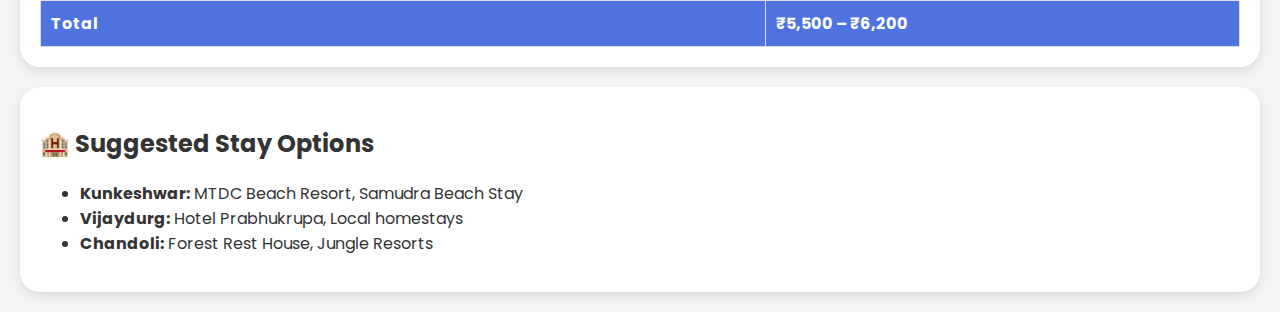
<file: p4.html>
<!DOCTYPE html>
<html lang="en">

<head>
    <meta charset="UTF-8" />
    <meta name="viewport" content="width=device-width, initial-scale=1.0" />
    <title>Solapur to Konkan Adventure</title>
    <link href="https://fonts.googleapis.com/css2?family=Poppins&display=swap" rel="stylesheet">
    <link rel="stylesheet" href="style.css">
</head>

<body>
    <header>
        <h1>Solapur to Konkan Adventure Trip</h1>
        <p>Explore Kunkeshwar, Vijaydurg & Chandoli National Park</p>
    </header>

    <div class="card" onclick="toggleDetails(this)">
        <img src="kunkeshwar.jpg" class="thumbnail" alt="Kunkeshwar Beach">
        <div class="plan-title">Day 1: Kunkeshwar Beach</div>
        <div class="description">Relax at the peaceful Kunkeshwar Beach and explore the famous Kunkeshwar Temple.</div>
        <button class="toggle-btn" onclick="toggleDetails(this)">Show More</button>
        <div class="details">
            <ul>
                <li>Solapur → Kunkeshwar (~390 km)</li>
                <li>Visit Kunkeshwar Temple</li>
                <li>Evening Beach Walk & Sunset</li>
                <li>Overnight Stay at nearby Resort</li>
            </ul>
        </div>
    </div>

    <div class="card" onclick="toggleDetails(this)">
        <img src="vijay.jpg" class="thumbnail" alt="Vijaydurg Fort">
        <div class="plan-title">Day 2: Vijaydurg Fort Exploration</div>
        <div class="description">Historic fort by the sea with rich Maratha legacy and scenic coastal views.</div>
        <button class="toggle-btn" onclick="toggleDetails(this)">Show More</button>
        <div class="details">
            <ul>
                <li>Kunkeshwar → Vijaydurg (~40 km)</li>
                <li>Explore Vijaydurg Fort (Entry Fee Applicable)</li>
                <li>Photography & Guided Tour</li>
                <li>Local Seafood Lunch</li>
                <li>Return to Stay / Travel towards Chandoli</li>
            </ul>
        </div>
    </div>

    <div class="card" onclick="toggleDetails(this)">
        <img src="park.jpg" class="thumbnail" alt="Chandoli National Park">
        <div class="plan-title">Day 3: Chandoli National Park</div>
        <div class="description">Enjoy jungle safari, wildlife photography and nature trails in Chandoli.</div>
        <button class="toggle-btn" onclick="toggleDetails(this)">Show More</button>
        <div class="details">
            <ul>
                <li>Vijaydurg → Chandoli (~150 km)</li>
                <li>Safari Timings: 6:00 AM – 11:00 AM / 3:00 PM – 6:00 PM</li>
                <li>Trekking options available</li>
                <li>Stay in Eco-resort or Forest Rest House</li>
            </ul>
        </div>
    </div>

    <div class="card" onclick="toggleDetails(this)">
        <img src="solapur.jpg" class="thumbnail" alt="Return Journey">
        <div class="plan-title">Day 4: Return to Solapur</div>
        <div class="description">Begin the journey back to Solapur filled with nature and history memories.</div>
        <button class="toggle-btn" onclick="toggleDetails(this)">Show More</button>
        <div class="details">
            <ul>
                <li>Chandoli → Solapur (~320 km)</li>
                <li>Estimated Time: 7–8 hrs</li>
                <li>Take halts for refreshment</li>
            </ul>
        </div>
    </div>

    <div class="map-section">
        <h2>🗺️ Trip Route</h2>
        <iframe
            src="https://www.google.com/maps/embed?pb=!1m40!1m12!1m3!1d973003.2859012493!2d73.71950193837793!3d17.520284049833105!2m3!1f0!2f0!3f0!3m2!1i1024!2i768!4f13.1!4m25!3e0!4m5!1s0x3bc5d082b54ac5d5%3A0x3c719de6c83710d0!2sSolapur%2C%20Maharashtra!3m2!1d17.6599188!2d75.9063906!4m5!1s0x3bcbd82f259211e7%3A0x80f2e2fa6d9dbbe2!2sKunkeshwar%20Beach!3m2!1d16.3881092!2d73.4032889!4m5!1s0x3bcbd6e95d97d28b%3A0x682938aa9c4c230b!2sVijaydurg%20Fort!3m2!1d16.5685776!2d73.3364029!4m5!1s0x3bc2539c90a02ad7%3A0x853d6dcabcce3e13!2sChandoli%20National%20Park!3m2!1d17.1033871!2d73.8587082!5e0!3m2!1sen!2sin!4v1713618305084!5m2!1sen!2sin"
            width="600" height="450" style="border:0;" allowfullscreen="" loading="lazy"
            referrerpolicy="no-referrer-when-downgrade"></iframe>
        <p>*Note: Zoom & interact with the map to view the detailed route.*</p>
    </div>

    <div class="budget-section">
        <h2>💰 Budget Breakdown (Approx. per person)</h2>
        <small>*considering 10 people are going</small>
        <table>
            <tr>
                <th>Category</th>
                <th>Amount (₹)</th>
            </tr>
            <tr>
                <td>Distance expected</td>
                <td>900 km</td>
            </tr>
            <tr>
                <td>Fuel/Transport</td>
                <td>1700–1900</td>
            </tr>
            <tr>
                <td>Accommodation (3 nights)</td>
                <td>1200</td>
            </tr>
            <tr>
                <td>Food</td>
                <td>1500–1800</td>
            </tr>
            <tr>
                <td>Safari & Entry Fees</td>
                <td>700</td>
            </tr>
            <tr>
                <td>Activities & Misc.</td>
                <td>400–600</td>
            </tr>
            <tr>
                <th>Total</th>
                <th>₹5,500 – ₹6,200</th>
            </tr>
        </table>
    </div>

    <div class="stay-section">
        <h2>🏨 Suggested Stay Options</h2>
        <ul>
            <li><strong>Kunkeshwar:</strong> MTDC Beach Resort, Samudra Beach Stay</li>
            <li><strong>Vijaydurg:</strong> Hotel Prabhukrupa, Local homestays</li>
            <li><strong>Chandoli:</strong> Forest Rest House, Jungle Resorts</li>
        </ul>
    </div>

    <script>
        function toggleDetails(card) {
            const detailBox = card.querySelector('.details');
            detailBox.style.display = detailBox.style.display === 'block' ? 'none' : 'block';
        }
    </script>
</body>

</html>
</file>
<file: style.css>
body {
    font-family: 'Poppins', sans-serif;
    margin: 0;
    background-color: #f4f4f4;
    color: #333;
}

header {
    background-color: #8F43EE;
    /*F273E6 F99417 FAFF00 7AD9F5 EA21A2*/
    color: white;
    padding: 20px;
    text-align: center;
}

.card {
    background: white;
    border-radius: 20px;
    box-shadow: 0 4px 10px rgba(0, 0, 0, 0.1);
    margin: 20px;
    padding: 20px;
    transition: transform 0.2s;
    cursor: pointer;
}

.card:hover {
    transform: scale(1.02);
}

.thumbnail {
    width: 100%;
    border-radius: 12px;
    height: 300px;
    object-fit: cover;
}

.details {
    display: none;
    margin-top: 15px;
}

.plan-title {
    font-size: 20px;
    margin-top: 10px;
}

.description {
    margin-top: 5px;
}

.map-section,
.budget-section,
.stay-section {
    background: white;
    margin: 20px;
    padding: 20px;
    border-radius: 20px;
    box-shadow: 0 4px 10px rgba(0, 0, 0, 0.1);
}

iframe {
    width: 100%;
    height: 400px;
    border: none;
    border-radius: 12px;
}

table {
    width: 100%;
    border-collapse: collapse;
    margin-top: 15px;
}

th,
td {
    padding: 10px;
    border: 1px solid #ddd;
    text-align: left;
}

th {
    background-color: #4e73df;
    color: white;
}

.toggle-btn {
    margin-top: 15px;
    background-color: #4e73df;
    color: white;
    border: none;
    padding: 10px 20px;
    border-radius: 25px;
    font-size: 14px;
    cursor: pointer;
    transition: background-color 0.3s ease;
}

.toggle-btn:hover {
    background-color: #285bf4;
}


@media (max-width: 768px) {
    .thumbnail {
        height: 185px;
    }

    iframe {
        height: 300px;
    }
}
</file>
